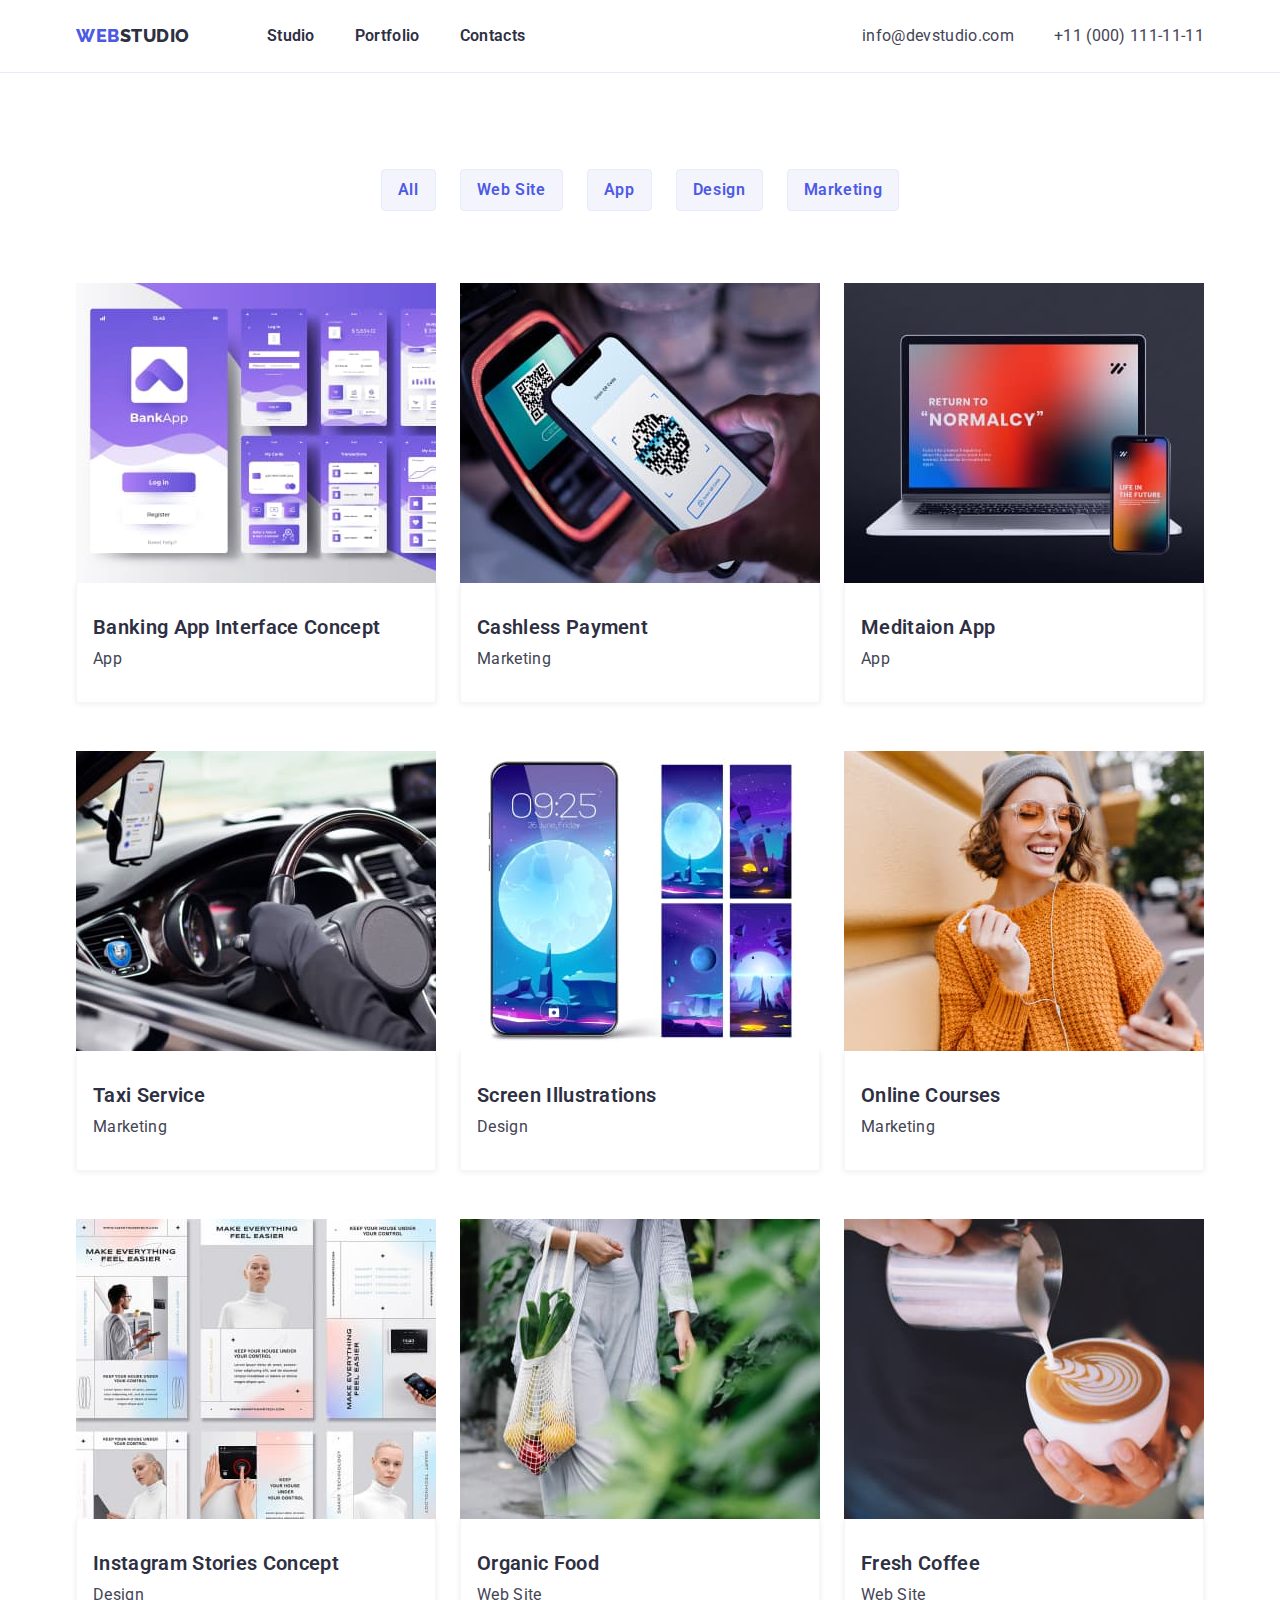
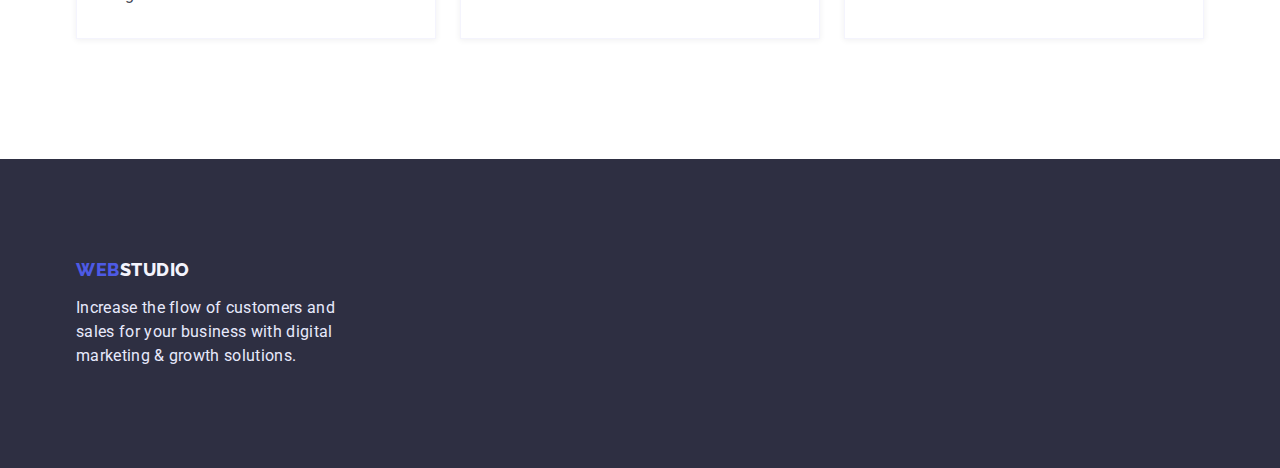
<file: portfolio.html>
<!DOCTYPE html>
<html lang="en">
  <head>
    <meta charset="UTF-8" />
    <meta http-equiv="X-UA-Compatible" content="IE=edge" />
    <meta name="viewport" content="width=device-width, initial-scale=1.0" />
    <title>WEBSTUDIO</title>
    <!-- added fonts -->
    <link rel="preconnect" href="https://fonts.googleapis.com" />
    <link rel="preconnect" href="https://fonts.gstatic.com" crossorigin />
    <link
      href="https://fonts.googleapis.com/css2?family=Raleway:wght@800&family=Roboto:wght@400;500;700;900&display=swap"
      rel="stylesheet"
    />
    <!-- added normolize of styles -->
    <link
      rel="stylesheet"
      href="https://cdnjs.cloudflare.com/ajax/libs/modern-normalize/1.1.0/modern-normalize.min.css"
    />
    <!-- added my styles for webstudio -->
    <link rel="stylesheet" href="./css/styles.css" />
  </head>

  <body>
    <header class="header">
      <div class="container header-container">
        <!-- navigation -->
        <nav class="header-nav">
          <a class="logo link" href="./index.html">WEB<span class="header-logo">STUDIO</span></a>
          <ul class="header-list list">
            <li class="header-list-item">
              <a class="header-link link" href="./index.html">Studio</a>
            </li>
            <li class="header-list-item">
              <a class="header-link link" href="./portfolio.html">Portfolio</a>
            </li>
            <li class="header-list-item"><a class="header-link link" href="">Contacts</a></li>
          </ul>
        </nav>

        <!-- contacts -->
        <ul class="header-contacts list">
          <li>
            <a class="header-contact link" href="mailto:info@devstudio.com">info@devstudio.com</a>
          </li>
          <li><a class="header-contact link" href="tel:+110001111111">+11 (000) 111-11-11</a></li>
        </ul>
      </div>
    </header>

    <main>
      <section class="portfolio section">
        <h1 class="hiden">Portfolio</h1>
        <!-- list of filter buttons -->
        <div class="container portfolio-container">
          <h2 class="hiden">List of filters</h2>
          <ul class="filter-list list">
            <li class="filter-list-item"><button class="filter-btn" type="button">All</button></li>
            <li class="filter-list-item">
              <button class="filter-btn" type="button">Web Site</button>
            </li>
            <li class="filter-list-item"><button class="filter-btn" type="button">App</button></li>
            <li class="filter-list-item">
              <button class="filter-btn" type="button">Design</button>
            </li>
            <li class="filter-list-item">
              <button class="filter-btn" type="button">Marketing</button>
            </li>
          </ul>

          <!-- list of examples-->
          <h2 class="hiden">Examples of work</h2>
          <ul class="examples-list list">
            <li class="examples-list-item">
              <img
                src="./images/portfolio/banking-app-interface-concept.jpg"
                alt="Banking App Interface Concept"
                width="360"
                height="300"
              />
              <div class="examples-text">
                <h2 class="item-title">Banking App Interface Concept</h2>
                <p class="text">App</p>
              </div>
            </li>

            <li class="examples-list-item">
              <img
                src="./images/portfolio/cashless-payment.jpg"
                alt="Cashless Payment"
                width="360"
                height="300"
              />
              <div class="examples-text">
                <h2 class="item-title">Cashless Payment</h2>
                <p class="text">Marketing</p>
              </div>
            </li>

            <li class="examples-list-item">
              <img
                src="./images/portfolio/meditaion-app.jpg"
                alt="Meditaion App"
                width="360"
                height="300"
              />
              <div class="examples-text">
                <h2 class="item-title">Meditaion App</h2>
                <p class="text">App</p>
              </div>
            </li>

            <li class="examples-list-item">
              <img
                src="./images/portfolio/taxi-service.jpg"
                alt="Taxi Service"
                width="360"
                height="300"
              />
              <div class="examples-text">
                <h2 class="item-title">Taxi Service</h2>
                <p class="text">Marketing</p>
              </div>
            </li>

            <li class="examples-list-item">
              <img
                src="./images/portfolio/screen-illustrations.jpg"
                alt="Screen Illustrations"
                width="360"
                height="300"
              />
              <div class="examples-text">
                <h2 class="item-title">Screen Illustrations</h2>
                <p class="text">Design</p>
              </div>
            </li>

            <li class="examples-list-item">
              <img
                src="./images/portfolio/online-courses.jpg"
                alt="Online Courses"
                width="360"
                height="300"
              />
              <div class="examples-text">
                <h2 class="item-title">Online Courses</h2>
                <p class="text">Marketing</p>
              </div>
            </li>

            <li class="examples-list-item">
              <img
                src="./images/portfolio/instagram-stories-concept.jpg"
                alt="Instagram Stories Concept"
                width="360"
                height="300"
              />
              <div class="examples-text">
                <h2 class="item-title">Instagram Stories Concept</h2>
                <p class="text">Design</p>
              </div>
            </li>

            <li class="examples-list-item">
              <img
                src="./images/portfolio/organic-food.jpg"
                alt="Organic Food"
                width="360"
                height="300"
              />
              <div class="examples-text">
                <h2 class="item-title">Organic Food</h2>
                <p class="text">Web Site</p>
              </div>
            </li>

            <li class="examples-list-item">
              <img
                src="./images/portfolio/fresh-coffee.jpg"
                alt="Fresh Coffee"
                width="360"
                height="300"
              />
              <div class="examples-text">
                <h2 class="item-title">Fresh Coffee</h2>
                <p class="text">Web Site</p>
              </div>
            </li>
          </ul>
        </div>
      </section>
    </main>

    <footer class="footer">
      <div class="container footer-container">
        <a class="logo link line-height" href="./index.html"
          >WEB<span class="footer-logo">STUDIO</span></a
        >
        <p class="footer-text">
          Increase the flow of customers and sales for your business with digital marketing & growth
          solutions.
        </p>
      </div>
    </footer>
  </body>
</html>
</file>
<file: css/styles.css>
:root {
  /* color palette */
  --color-main: #2e2f42;
  --color-secondary: #434455;
  --color-section: #f4f4fd;
  --color-accent: #4d5ae5;
  --color-border: #e7e9fc;
  --color-background: #ffffff;
  --color-page: #e5e5e5;
  --color-btn-active: #404bbf;

  /* gaps */
  --gap-24: 24px;
  --gap-48: 48px;

  /* shadow */
  --shadow-main: 0px 2px 1px rgba(46, 47, 66, 0.08), 0px 1px 1px rgba(46, 47, 66, 0.16),
    0px 1px 6px rgba(46, 47, 66, 0.08);

  /* font */
  --font-main: 'Roboto', sans-serif;
  --font-secondary: 'Raleway', sans-serif;
}

/* ---------- GLOBAL STYLE ---------- */
body {
  font-family: var(--font-main);
  letter-spacing: 0.02em;
  color: var(--color-main);

  background-color: var(--color-page);
}
/* ---------- /GLOBAL STYLE ---------- */

/* ---------- DROPPING THE STYLES ---------- */

.list {
  list-style: none;
}

.link {
  text-decoration: none;
}

h1,
h2,
h3,
h4,
p,
ul {
  margin-top: 0px;
  margin-bottom: 0px;
}

ul {
  padding-left: 0px;
}
/* ---------- /DROPPING THE STYLES ---------- */

/* ---------- COMPONENTS ---------- */

/* section and container */
.section {
  padding-top: 120px;
  padding-bottom: 120px;
}

.container {
  width: 1158px;
  padding-left: 15px;
  padding-right: 15px;
  margin-left: auto;
  margin-right: auto;
}

/* hiden text */
.hiden {
  position: absolute;
  width: 1px;
  height: 1px;
  margin: -1px;
  border: 0;
  padding: 0;

  white-space: nowrap;
  clip-path: inset(100%);
  clip: rect(0 0 0 0);
  overflow: hidden;
}

/* logo */
.logo {
  font-family: var(--font-secondary);
  font-weight: 800;
  font-size: 18px;
  line-height: 1.33;
  letter-spacing: 0.03em;
  text-transform: uppercase;
  color: var(--color-accent);
}

/* title section */
.section-title {
  margin-bottom: 72px;

  font-weight: 600;
  font-size: 36px;
  line-height: 1.11;
  text-align: center;
  text-transform: capitalize;
}

/* title item */
.item-title {
  margin-bottom: 8px;

  font-weight: 600;
  font-size: 20px;
  line-height: 1.2;
}

/* main text */
.text {
  line-height: 1.5;
  color: var(--color-secondary);
}

/* visibility img */
.direction-list-item > img,
.team-list-item > img,
.examples-list-item > img {
  display: block;
  max-width: 100%;
}
/* ---------- /COMPONENTS ---------- */

/* ---------- HEADER ---------- */
.header {
  padding-top: var(--gap-24);
  padding-bottom: var(--gap-24);

  background-color: var(--color-background);

  border-bottom: 0.5px solid var(--color-border);
}

.header-container,
.header-nav,
.header-contacts {
  display: flex;
  align-items: center;
}

.header-logo {
  color: var(--color-main);
}

.header-list {
  display: flex;
  margin-left: 77px;
}

.header-list-item:not(:last-child) {
  margin-right: 40px;
}

.header-link {
  font-weight: 600;
  line-height: 1.5;
  color: var(--color-main);
}

.header-link:hover,
.header-link:focus {
  color: var(--color-secondary);
}

.header-link:active {
  color: var(--color-accent);
}

.header-contacts {
  margin-left: auto;
}

.header-contacts > li:not(:last-child) {
  margin-right: 40px;
}

.header-contact {
  line-height: 1.5;
  color: var(--color-secondary);
}

.header-contact:hover,
.header-contact:focus {
  color: var(--color-accent);
}
/* ---------- /HEADER ---------- */

/* ---------- HERO SECTION ---------- */
.hero {
  padding-top: 192px;
  padding-bottom: 192px;

  background-color: var(--color-main);
}

.hero-container {
  display: flex;
  flex-direction: column;
  align-items: center;
}

.hero-title {
  width: 492px;
  margin-left: auto;
  margin-right: auto;

  font-weight: 600;
  font-size: 56px;
  line-height: 1.07;
  text-align: center;
  color: var(--color-background);
}

.btn {
  margin-top: 48px;
  padding-top: 16px;
  padding-bottom: 16px;
  padding-left: 32px;
  padding-right: 32px;

  font-weight: 600;
  font-size: 16px;
  line-height: 1.18;
  align-items: center;
  letter-spacing: 0.04em;
  color: var(--color-background);

  background-color: var(--color-accent);
  box-shadow: 0px 4px 4px rgba(0, 0, 0, 0.15);
  border-radius: 4px;
  border: transparent;

  cursor: pointer;
}

.btn:hover,
.btn:focus {
  box-shadow: var(--shadow-main);
}

.btn:active {
  background-color: var(--color-btn-active);
  box-shadow: 0px 4px 4px rgba(0, 0, 0, 0.15);
}
/* ---------- /HERO SECTION ---------- */

/* ---------- ABOUT SECTION ---------- */
.about {
  padding-bottom: 0;

  background-color: var(--color-background);
}

.about-list {
  display: flex;
  margin-left: calc(-1 * var(--gap-24));
  flex-wrap: wrap;
}

.about-list-item {
  flex-basis: calc(100% / 4 - var(--gap-24));
  margin-left: var(--gap-24);
}
/* ---------- /ABOUT SECTION ---------- */

/* ---------- WHAT ARE ... SECTION ---------- */
.direction {
  background-color: var(--color-background);
}

.direction-list {
  display: flex;
  margin-left: calc(-1 * var(--gap-24));
  margin-top: calc(-1 * var(--gap-24));
  flex-wrap: wrap;
}

.direction-list-item {
  flex-basis: calc(100% / 3 - var(--gap-24));
  margin-left: var(--gap-24);
  margin-top: var(--gap-24);

  background: linear-gradient(0deg, rgba(77, 90, 229, 0.1), rgba(77, 90, 229, 0.1)), url(2368.jpg);
  background-blend-mode: soft-light, normal;
  border: 1px solid var(--color-border);
}

/* ---------- /WHAT ARE ... SECTION ---------- */

/* ---------- OUR TEAM SECTION ---------- */
.team {
  background-color: var(--color-section);
}

.team-list {
  display: flex;
  flex-wrap: wrap;

  /* variant 1 - use negative margin  */
  margin-left: calc(-1 * var(--gap-24));
  margin-top: calc(-1 * var(--gap-24));

  text-align: center;
}

.team-list-item {
  /* variant 1 - use negative margin  */
  flex-basis: calc(100% / 4 - var(--gap-24));
  margin-left: var(--gap-24);
  margin-top: var(--gap-24);

  background-color: var(--color-background);
  box-shadow: var(--shadow-main);
  border-radius: 0px 0px 4px 4px;
}

.team-text {
  display: flex;
  flex-direction: column;
  padding-top: 32px;
  padding-bottom: 32px;
  padding-left: 16px;
  padding-right: 16px;
}
/* ---------- /OUR TEAM SECTION ---------- */

/* ---------- FOOTER ---------- */
.footer {
  padding-top: 100px;
  padding-bottom: 100px;

  background-color: var(--color-main);
}

.footer-logo {
  color: var(--color-section);
}

/* line-height for footer-logo */
.line-height {
  line-height: 1.17;
}

.footer-text {
  margin-top: 16px;
  width: 264px;

  line-height: 1.5;
  color: var(--color-border);
}
/* ---------- /FOOTER ---------- */

/* ---------- PORTFOLIO ---------- */
.portfolio {
  background-color: var(--color-background);
  padding-top: 96px;
}

/* filter buttons */
.filter-btn {
  padding-top: 8px;
  padding-bottom: 8px;
  padding-left: 16px;
  padding-right: 16px;

  font-weight: 600;
  font-size: 16px;
  line-height: 1.5;
  align-items: center;
  text-align: center;
  letter-spacing: 0.04em;
  color: var(--color-accent);

  background-color: var(--color-section);
  border: 1px solid var(--color-border);
  border-radius: 4px;

  cursor: pointer;
}

.filter-list {
  display: flex;
  justify-content: center;
  margin-bottom: 72px;
}

.filter-list-item:not(:last-child) {
  margin-right: var(--gap-24);
}

.filter-btn:hover,
.filter-btn:focus {
  color: var(--color-section);

  background-color: var(--color-accent);
  box-shadow: 0px 3px 1px rgba(0, 0, 0, 0.1), 0px 2px 1px rgba(0, 0, 0, 0.08),
    0px 2px 2px rgba(0, 0, 0, 0.12);
  border: 1px solid transparent;
  border-radius: 4px;
}

/* examples */
.examples-list {
  display: flex;
  flex-wrap: wrap;

  /* variant 2 - use gap  */
  row-gap: var(--gap-48);
  column-gap: var(--gap-24);
}

.examples-text {
  padding-top: 32px;
  padding-bottom: 32px;
  padding-left: 16px;
  padding-right: 16px;

  max-width: 360px;
  max-height: 120px;

  border-left: 0.5px solid var(--color-section);
  border-right: 0.5px solid var(--color-section);
  border-bottom: 0.5px solid var(--color-section);
  box-shadow: 0px 1px 6px rgba(46, 47, 66, 0.08);
}
/* ---------- /PORTFOLIO ---------- */
</file>
